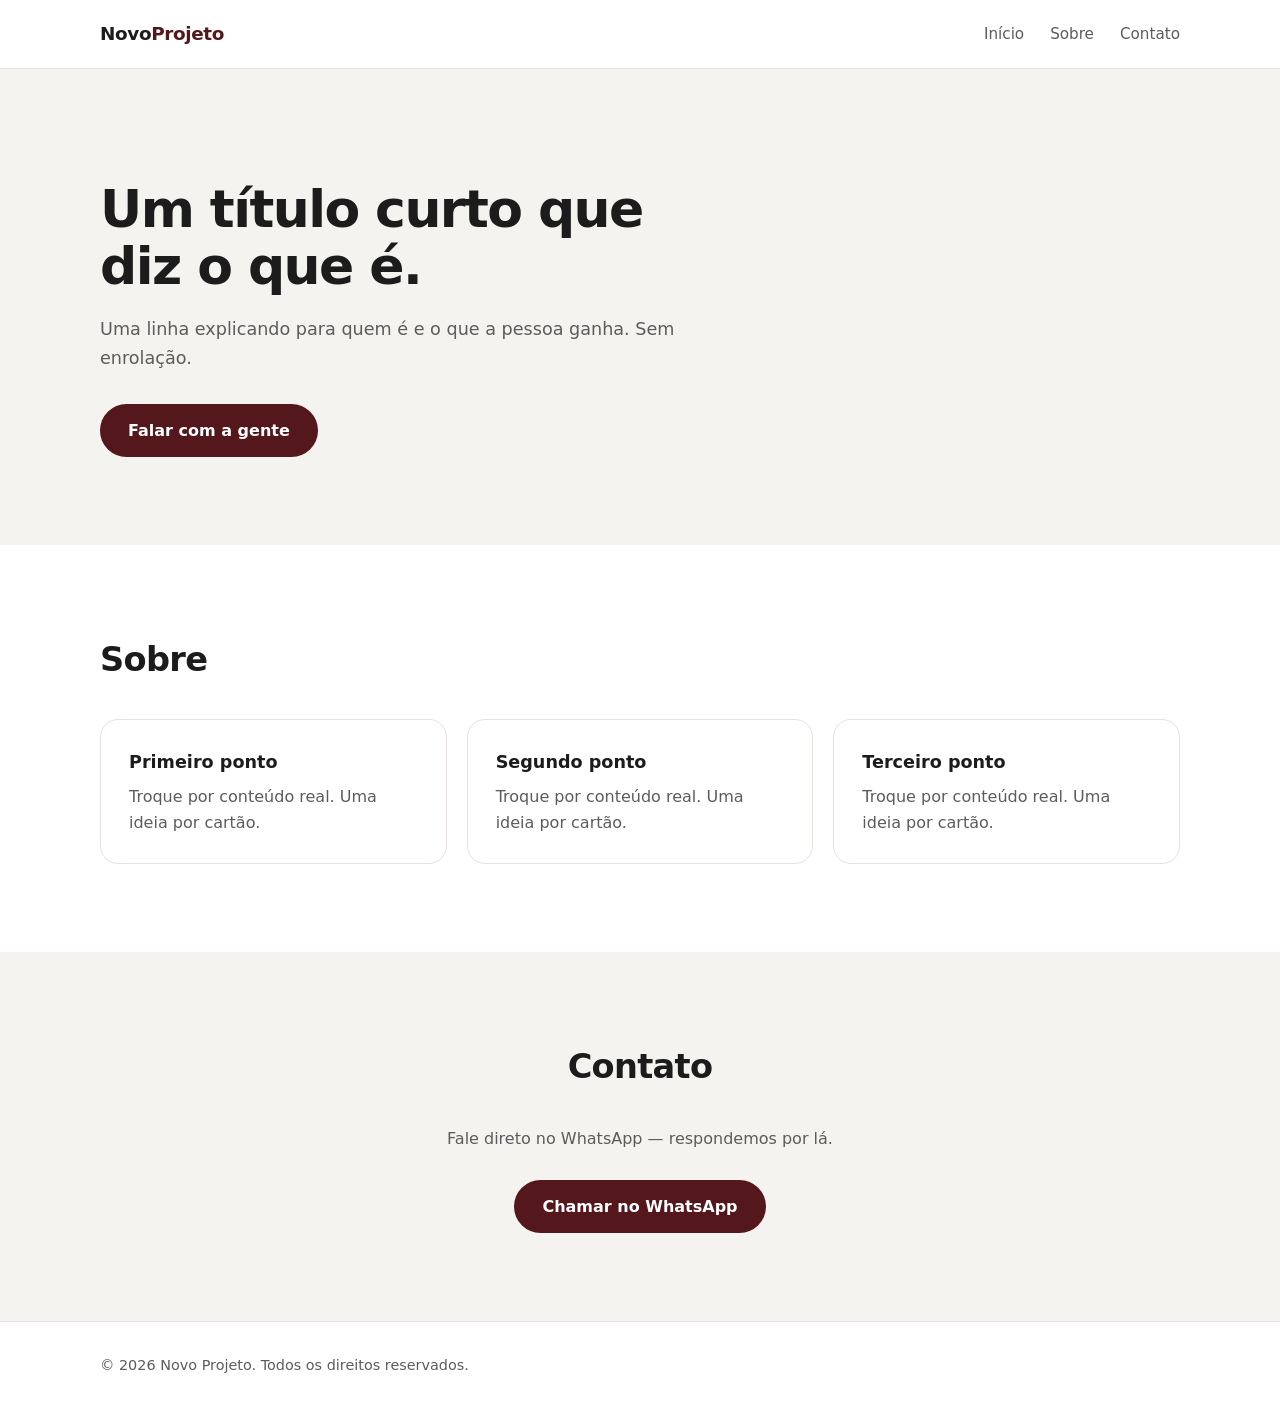
<file: index.html>
<!DOCTYPE html>
<html lang="pt-BR">
<head>
<meta charset="UTF-8">
<meta name="viewport" content="width=device-width, initial-scale=1.0">
<title>Novo Projeto</title>
<meta name="description" content="Descrição do site em uma frase — aparece no Google e no preview do WhatsApp.">
<link rel="stylesheet" href="css/style.css">
</head>
<body>

<header class="header" id="header">
  <div class="container header__inner">
    <a href="#inicio" class="logo">Novo<span>Projeto</span></a>

    <nav class="nav" id="nav">
      <a href="#inicio">Início</a>
      <a href="#sobre">Sobre</a>
      <a href="#contato">Contato</a>
    </nav>

    <button class="nav-toggle" id="navToggle" aria-label="Abrir menu" aria-expanded="false" aria-controls="nav">
      <span></span><span></span><span></span>
    </button>
  </div>
</header>

<main>
  <section class="hero" id="inicio">
    <div class="container">
      <h1 class="hero__title">Um título curto que diz o que é.</h1>
      <p class="hero__text">
        Uma linha explicando para quem é e o que a pessoa ganha. Sem enrolação.
      </p>
      <a class="btn" href="#contato">Falar com a gente</a>
    </div>
  </section>

  <section class="section" id="sobre">
    <div class="container">
      <h2 class="section__title">Sobre</h2>
      <div class="grid">
        <article class="card reveal">
          <h3>Primeiro ponto</h3>
          <p>Troque por conteúdo real. Uma ideia por cartão.</p>
        </article>
        <article class="card reveal">
          <h3>Segundo ponto</h3>
          <p>Troque por conteúdo real. Uma ideia por cartão.</p>
        </article>
        <article class="card reveal">
          <h3>Terceiro ponto</h3>
          <p>Troque por conteúdo real. Uma ideia por cartão.</p>
        </article>
      </div>
    </div>
  </section>

  <section class="section section--alt" id="contato">
    <div class="container contato">
      <h2 class="section__title">Contato</h2>
      <p>Fale direto no WhatsApp — respondemos por lá.</p>
      <a class="btn" href="https://wa.me/5542000000000" target="_blank" rel="noopener">Chamar no WhatsApp</a>
    </div>
  </section>
</main>

<footer class="footer">
  <div class="container">
    <p>&copy; <span id="ano"></span> Novo Projeto. Todos os direitos reservados.</p>
  </div>
</footer>

<script src="js/script.js"></script>
</body>
</html>
</file>
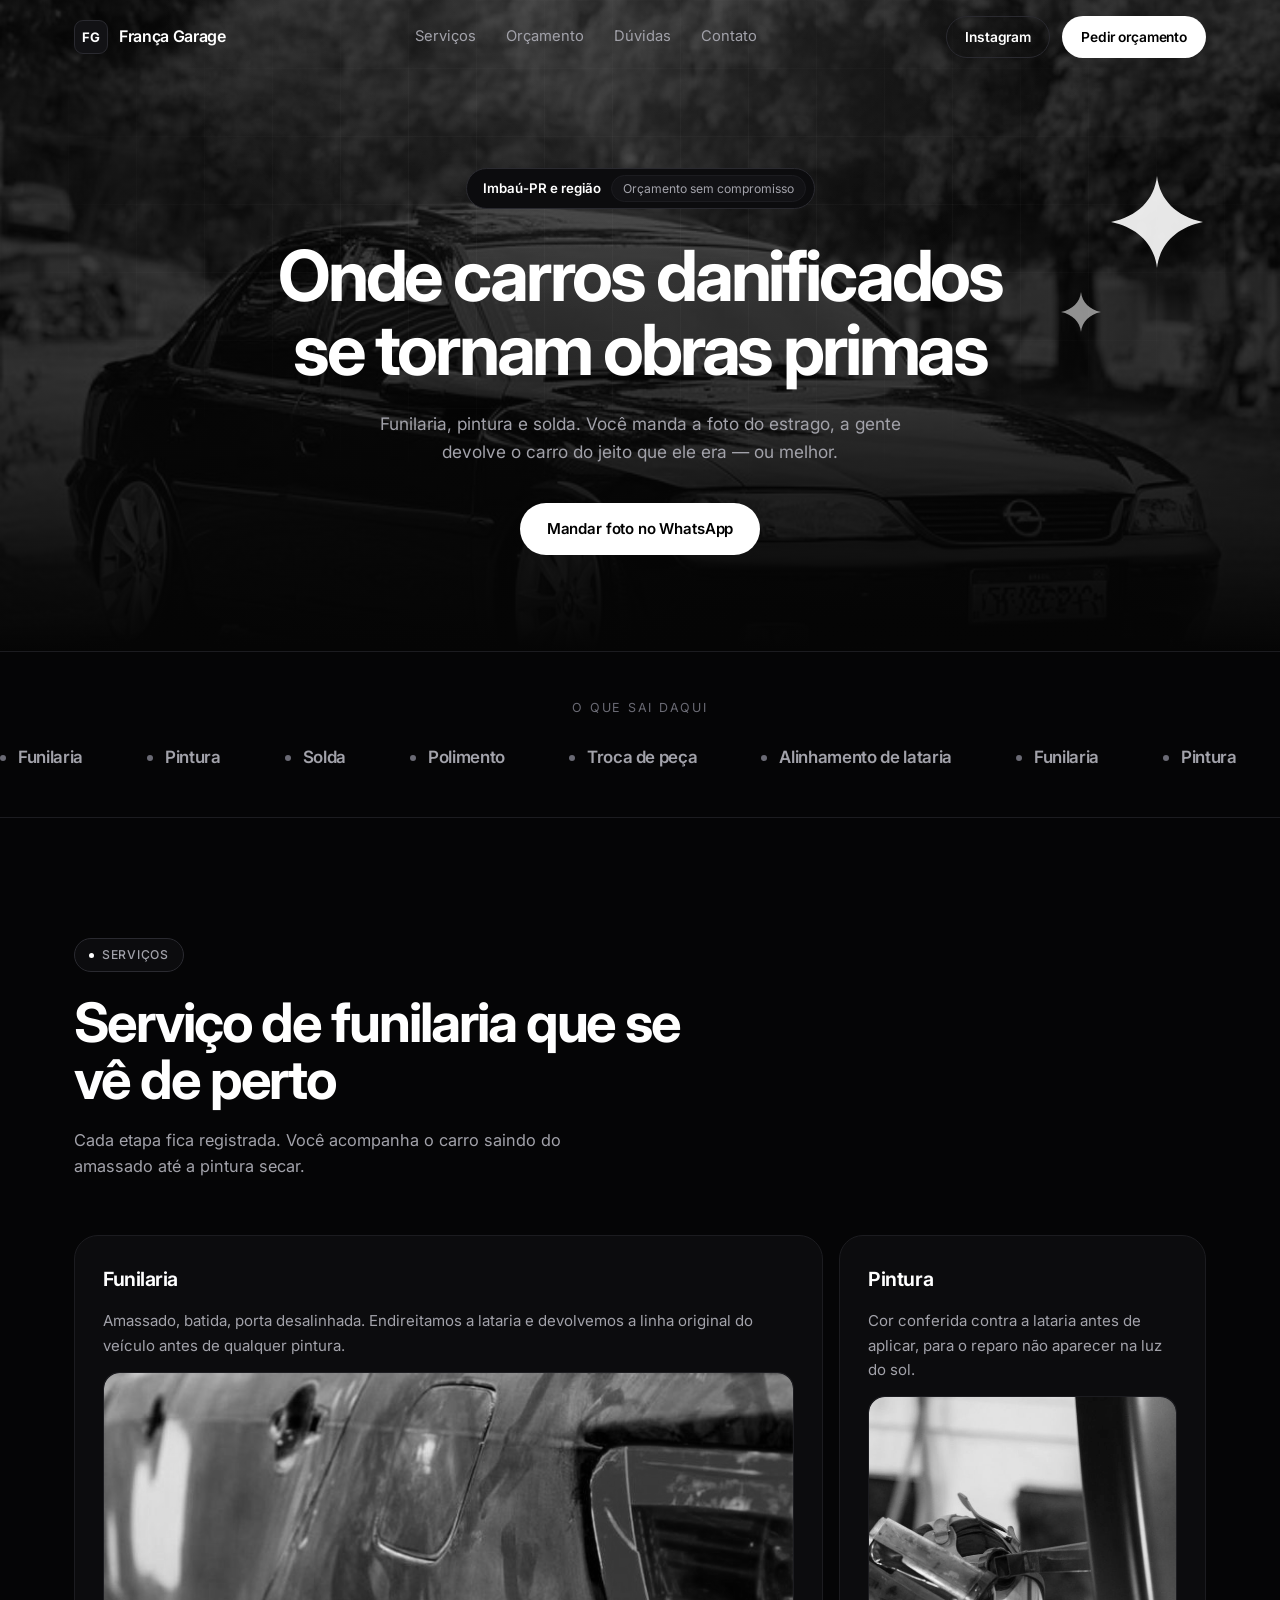
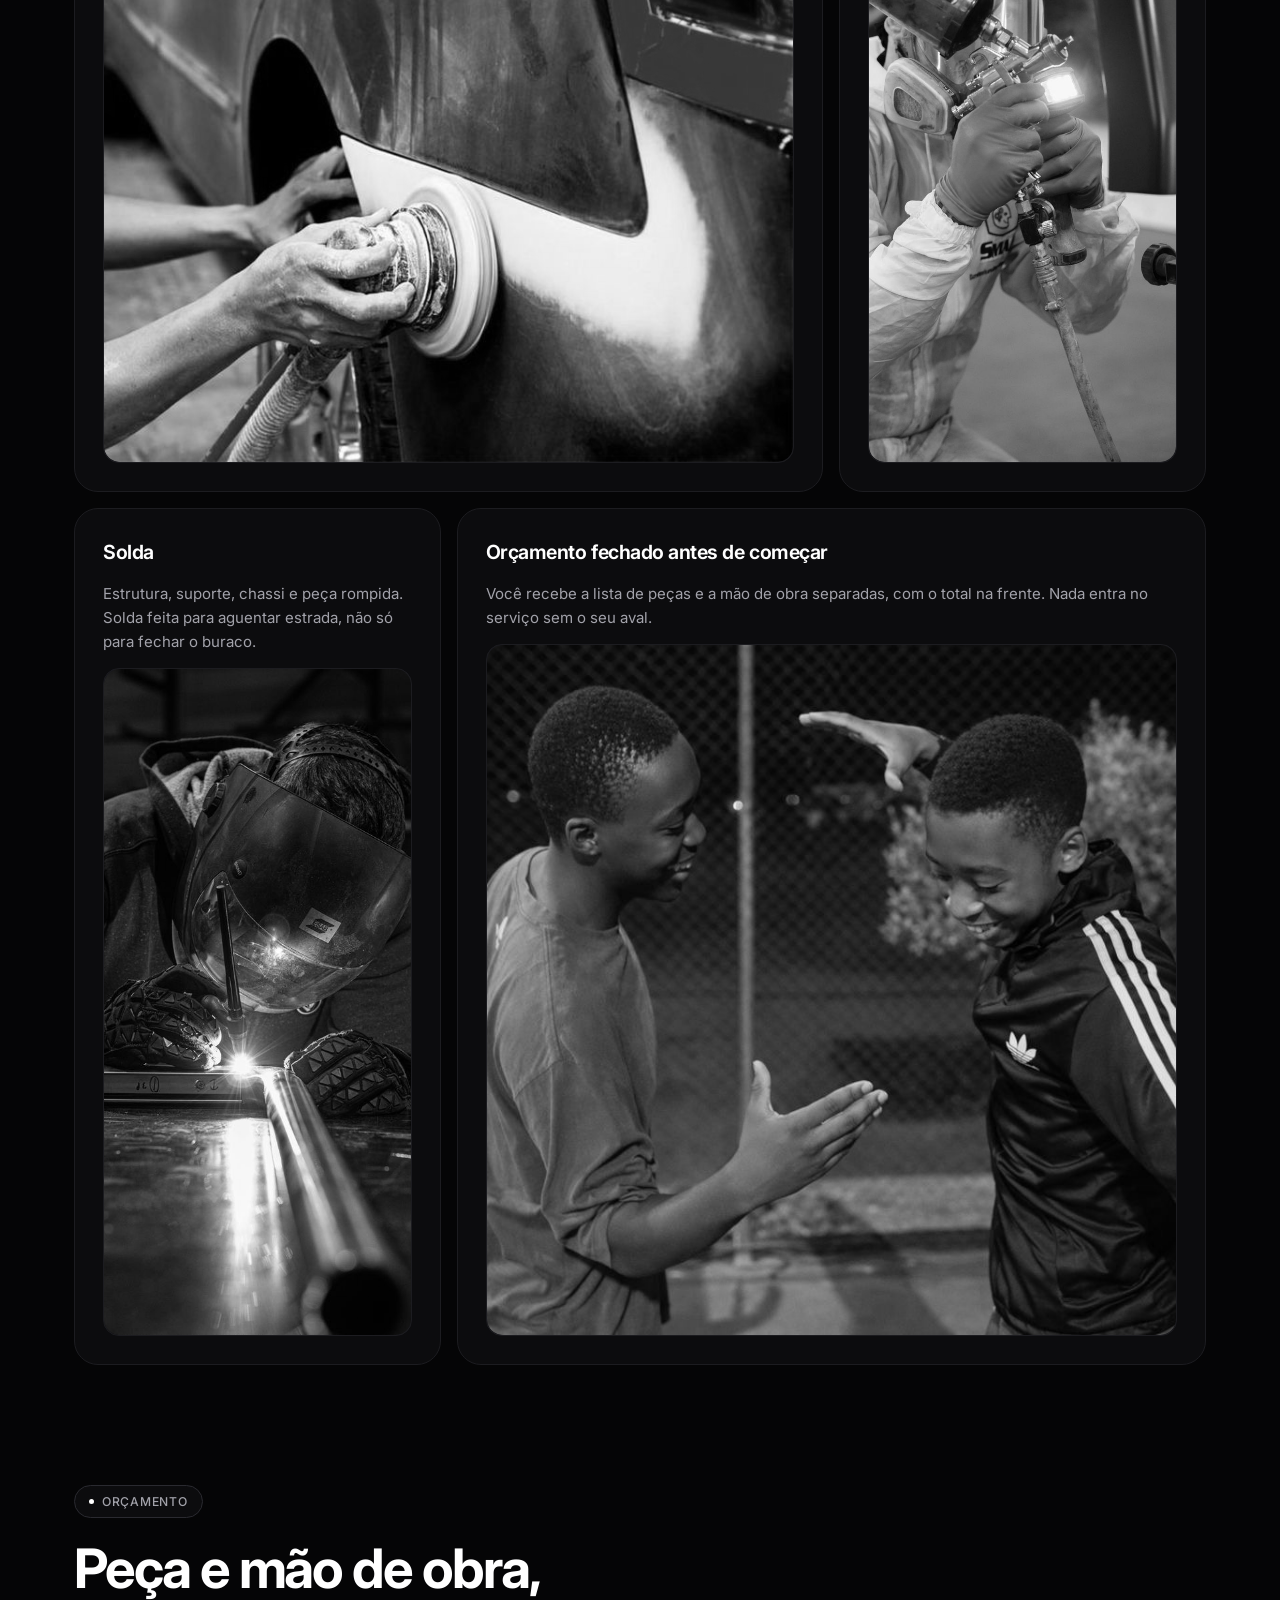
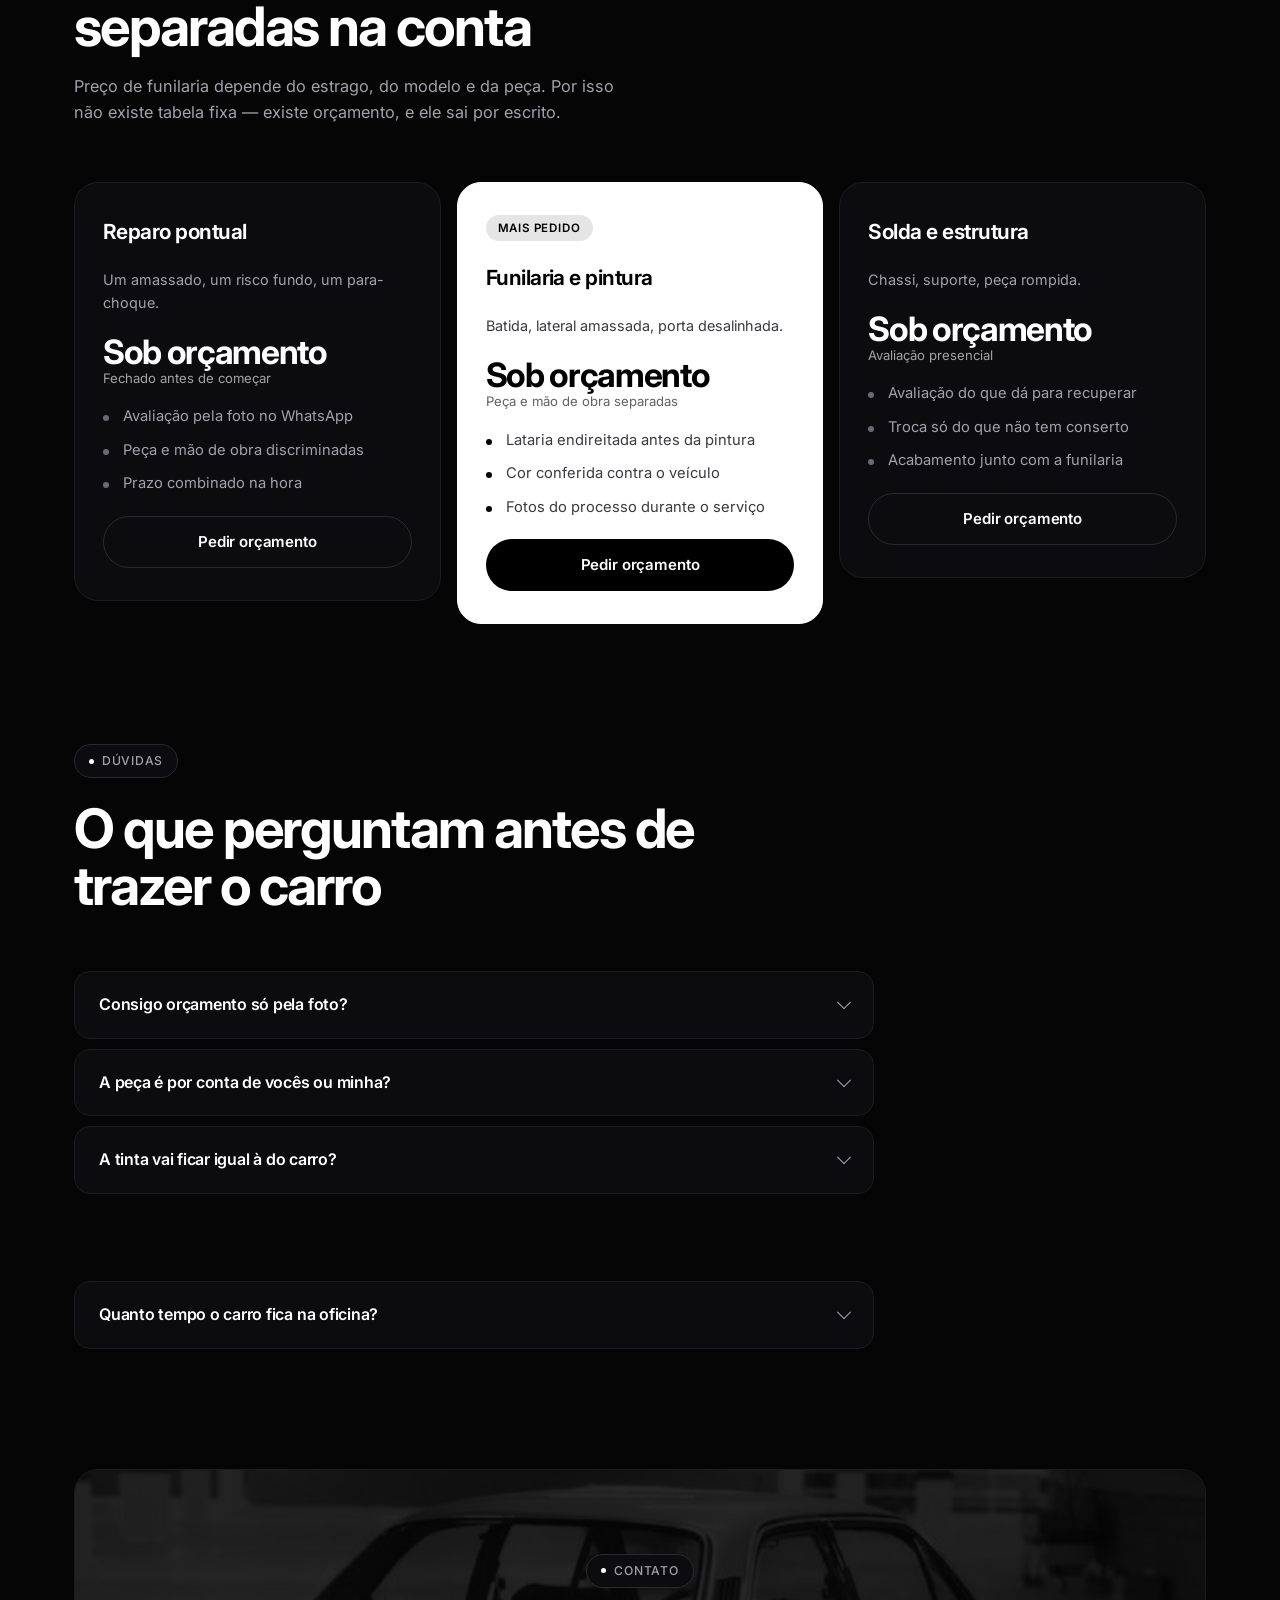
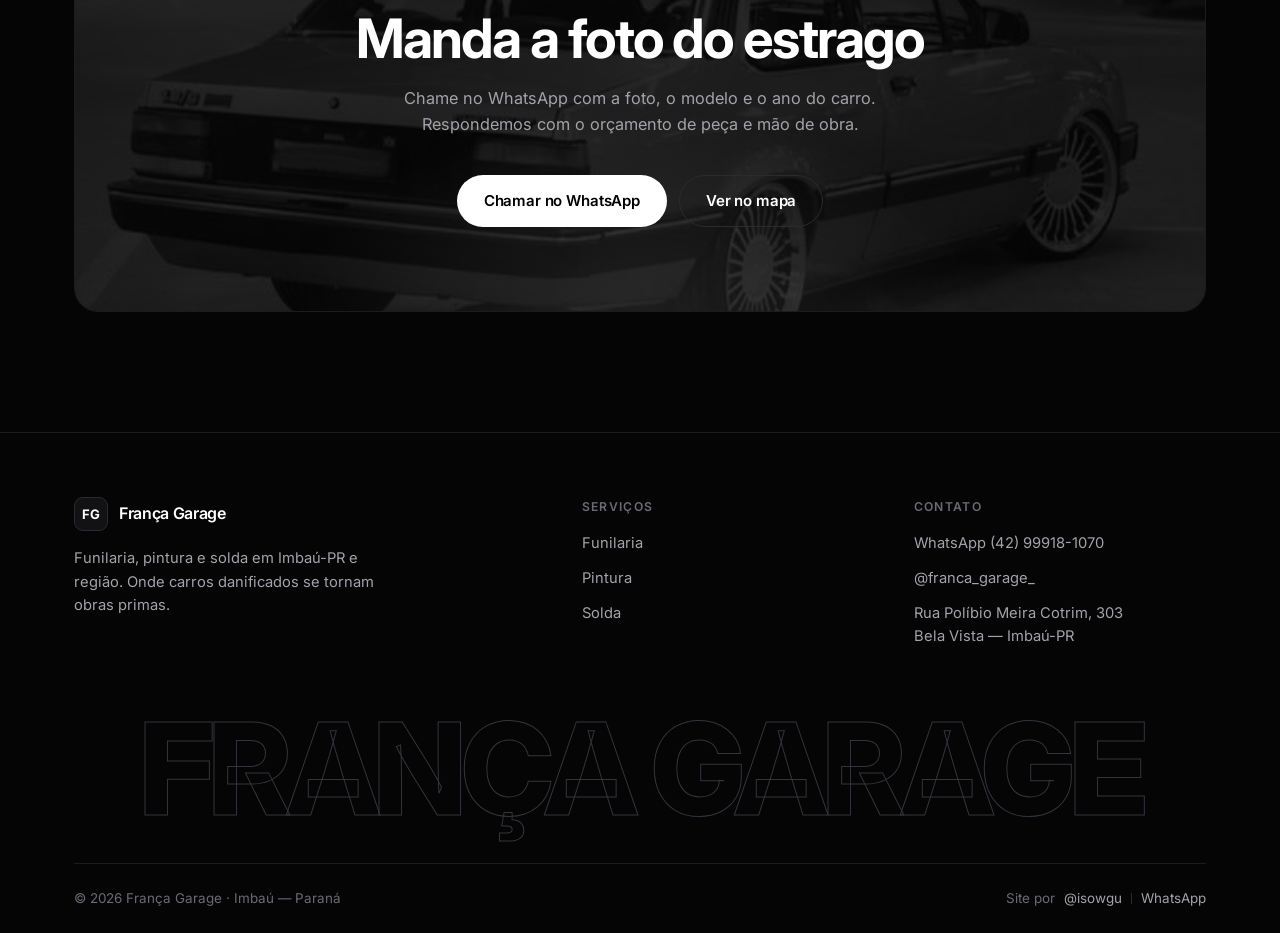
<file: franca-garage/index.html>
<!DOCTYPE html>
<html lang="pt-BR">
<head>
<meta charset="UTF-8">
<meta name="viewport" content="width=device-width, initial-scale=1.0">
<title>França Garage | Funilaria, Pintura e Solda em Imbaú-PR</title>
<meta name="description" content="Onde carros danificados se tornam obras primas. Funilaria, pintura e solda em Imbaú-PR e região. Peça seu orçamento pelo WhatsApp.">
<link rel="preconnect" href="https://fonts.googleapis.com">
<link rel="preconnect" href="https://fonts.gstatic.com" crossorigin>
<link href="https://fonts.googleapis.com/css2?family=Inter:wght@400;500;600;700;800&display=swap" rel="stylesheet">
<link rel="stylesheet" href="css/site.css">
</head>
<body>

<!-- ===================== CABEÇALHO ===================== -->
<header class="cab" id="cab">
  <div class="env cab__inner">
    <a href="#topo" class="marca">
      <span class="marca__sigla">FG</span>
      França Garage
    </a>

    <nav class="menu" id="menu" aria-label="Navegação principal">
      <a href="#servicos">Serviços</a>
      <a href="#trabalhos">Trabalhos</a>
      <a href="#orcamento">Orçamento</a>
      <a href="#duvidas">Dúvidas</a>
      <a href="#contato">Contato</a>
    </nav>

    <div class="cab__acoes">
      <a class="bt bt--vazio bt--pequeno" href="https://www.instagram.com/franca_garage_/" target="_blank" rel="noopener">Instagram</a>
      <a class="bt bt--claro bt--pequeno" href="#contato">Pedir orçamento</a>
      <button type="button" class="hamburguer" id="hamburguer" aria-label="Abrir menu" aria-expanded="false" aria-controls="menu">
        <span></span><span></span><span></span>
      </button>
    </div>
  </div>
</header>

<main id="topo">

  <!-- ===================== HERO ===================== -->
  <section class="hero">
    <div class="fundo-foto fundo-foto--hero" id="heroFundo" hidden aria-hidden="true">
      <video class="fundo-video" id="heroVideo" hidden muted loop playsinline preload="metadata"></video>
    </div>
    <div class="hero__brilho" aria-hidden="true"></div>
    <div class="hero__grade" aria-hidden="true"></div>

    <svg class="brilho-canto brilho-canto--a" viewBox="0 0 100 100" fill="currentColor" aria-hidden="true">
      <path d="M50 0c3 26 21 44 50 50-29 6-47 24-50 50-3-26-21-44-50-50 29-6 47-24 50-50z"/>
    </svg>
    <svg class="brilho-canto brilho-canto--b" viewBox="0 0 100 100" fill="currentColor" aria-hidden="true">
      <path d="M50 0c3 26 21 44 50 50-29 6-47 24-50 50-3-26-21-44-50-50 29-6 47-24 50-50z"/>
    </svg>

    <div class="env hero__conteudo">
      <p class="aviso-topo">
        <b>Imbaú-PR e região</b>
        <span>Orçamento sem compromisso</span>
      </p>

      <h1 class="hero__titulo">Onde carros danificados se tornam obras primas</h1>

      <p class="hero__texto">
        Funilaria, pintura e solda. Você manda a foto do estrago, a gente devolve
        o carro do jeito que ele era — ou melhor.
      </p>

      <div class="hero__botoes">
        <a class="bt bt--claro" href="#contato">Mandar foto no WhatsApp</a>
        <a class="bt bt--vazio" href="#trabalhos">Ver trabalhos</a>
      </div>
    </div>
  </section>

  <!-- ===================== FAIXA DE CAPACIDADES ===================== -->
  <section class="faixa" aria-label="O que fazemos">
    <p class="faixa__titulo">O que sai daqui</p>
    <div class="faixa__trilho">
      <span class="faixa__item">Funilaria</span>
      <span class="faixa__item">Pintura</span>
      <span class="faixa__item">Solda</span>
      <span class="faixa__item">Polimento</span>
      <span class="faixa__item">Troca de peça</span>
      <span class="faixa__item">Alinhamento de lataria</span>
      <span class="faixa__item" aria-hidden="true">Funilaria</span>
      <span class="faixa__item" aria-hidden="true">Pintura</span>
      <span class="faixa__item" aria-hidden="true">Solda</span>
      <span class="faixa__item" aria-hidden="true">Polimento</span>
      <span class="faixa__item" aria-hidden="true">Troca de peça</span>
      <span class="faixa__item" aria-hidden="true">Alinhamento de lataria</span>
    </div>
  </section>

  <!-- ===================== SERVIÇOS (BENTO) ===================== -->
  <section class="secao" id="servicos">
    <div class="env">
      <div class="secao__cabeca surge">
        <span class="selo">Serviços</span>
        <h2 class="titulo">Serviço de funilaria que se vê de perto</h2>
        <p class="subtitulo">
          Cada etapa fica registrada. Você acompanha o carro saindo do amassado
          até a pintura secar.
        </p>
      </div>

      <div class="bento">
        <article class="cartao cartao--largo surge">
          <h3 class="cartao__titulo">Funilaria</h3>
          <p class="cartao__texto">
            Amassado, batida, porta desalinhada. Endireitamos a lataria e devolvemos
            a linha original do veículo antes de qualquer pintura.
          </p>
          <div class="cartao__figura" data-foto="funilaria">Foto do serviço</div>
        </article>

        <article class="cartao cartao--meio surge">
          <h3 class="cartao__titulo">Pintura</h3>
          <p class="cartao__texto">
            Cor conferida contra a lataria antes de aplicar, para o reparo não
            aparecer na luz do sol.
          </p>
          <div class="cartao__figura" data-foto="pintura">Foto do serviço</div>
        </article>

        <article class="cartao cartao--meio surge">
          <h3 class="cartao__titulo">Solda</h3>
          <p class="cartao__texto">
            Estrutura, suporte, chassi e peça rompida. Solda feita para aguentar
            estrada, não só para fechar o buraco.
          </p>
          <div class="cartao__figura" data-foto="solda">Foto do serviço</div>
        </article>

        <article class="cartao cartao--largo surge">
          <h3 class="cartao__titulo">Orçamento fechado antes de começar</h3>
          <p class="cartao__texto">
            Você recebe a lista de peças e a mão de obra separadas, com o total na
            frente. Nada entra no serviço sem o seu aval.
          </p>
          <div class="cartao__figura" data-foto="orcamento">Exemplo de orçamento</div>
        </article>
      </div>
    </div>
  </section>

  <!-- ===================== NÚMEROS ===================== -->
  <section class="secao" id="secaoNumeros" style="padding-top: 0;">
    <div class="env">
      <div class="secao__cabeca surge">
        <span class="selo">Resultado</span>
        <h2 class="titulo">Trabalho que dá para conferir de perto</h2>
      </div>

      <div class="bento" id="listaNumeros"></div>
    </div>
  </section>

  <!-- ===================== PORTFÓLIO ===================== -->
  <section class="secao" id="trabalhos" style="padding-top: 0;">
    <div class="env">
      <div class="secao__cabeca surge">
        <span class="selo">Portfólio</span>
        <h2 class="titulo">Antes e depois, sem retoque de foto</h2>
        <p class="subtitulo">
          Arraste a linha no meio de cada imagem para ver como o carro chegou e
          como ele saiu.
        </p>
      </div>

      <div class="trabalhos" id="listaTrabalhos"></div>
    </div>
  </section>

  <!-- ===================== ORÇAMENTO ===================== -->
  <section class="secao" id="orcamento" style="padding-top: 0;">
    <div class="env">
      <div class="secao__cabeca surge">
        <span class="selo">Orçamento</span>
        <h2 class="titulo">Peça e mão de obra, separadas na conta</h2>
        <p class="subtitulo">
          Preço de funilaria depende do estrago, do modelo e da peça. Por isso não
          existe tabela fixa — existe orçamento, e ele sai por escrito.
        </p>
      </div>

      <div class="planos">
        <article class="plano surge">
          <h3 class="plano__nome">Reparo pontual</h3>
          <p class="plano__nota">Um amassado, um risco fundo, um para-choque.</p>
          <p class="plano__preco">Sob orçamento<small>Fechado antes de começar</small></p>
          <ul class="plano__lista">
            <li>Avaliação pela foto no WhatsApp</li>
            <li>Peça e mão de obra discriminadas</li>
            <li>Prazo combinado na hora</li>
          </ul>
          <a class="bt bt--vazio" href="#contato">Pedir orçamento</a>
        </article>

        <article class="plano plano--destaque surge">
          <span class="plano__marca">Mais pedido</span>
          <h3 class="plano__nome">Funilaria e pintura</h3>
          <p class="plano__nota">Batida, lateral amassada, porta desalinhada.</p>
          <p class="plano__preco">Sob orçamento<small>Peça e mão de obra separadas</small></p>
          <ul class="plano__lista">
            <li>Lataria endireitada antes da pintura</li>
            <li>Cor conferida contra o veículo</li>
            <li>Fotos do processo durante o serviço</li>
          </ul>
          <a class="bt bt--claro" href="#contato">Pedir orçamento</a>
        </article>

        <article class="plano surge">
          <h3 class="plano__nome">Solda e estrutura</h3>
          <p class="plano__nota">Chassi, suporte, peça rompida.</p>
          <p class="plano__preco">Sob orçamento<small>Avaliação presencial</small></p>
          <ul class="plano__lista">
            <li>Avaliação do que dá para recuperar</li>
            <li>Troca só do que não tem conserto</li>
            <li>Acabamento junto com a funilaria</li>
          </ul>
          <a class="bt bt--vazio" href="#contato">Pedir orçamento</a>
        </article>
      </div>
    </div>
  </section>

  <!-- ===================== DEPOIMENTOS ===================== -->
  <section class="secao" id="secaoDepoimentos" style="padding-top: 0;">
    <div class="env">
      <div class="secao__cabeca surge">
        <span class="selo">Clientes</span>
        <h2 class="titulo">O que dizem depois de buscar o carro</h2>
      </div>

      <div class="depoimentos" id="listaDepoimentos"></div>
    </div>
  </section>

  <!-- ===================== DÚVIDAS ===================== -->
  <section class="secao" id="duvidas" style="padding-top: 0;">
    <div class="env">
      <div class="secao__cabeca surge">
        <span class="selo">Dúvidas</span>
        <h2 class="titulo">O que perguntam antes de trazer o carro</h2>
      </div>

      <div class="faq">
        <details class="faq__item surge">
          <summary>Consigo orçamento só pela foto?</summary>
          <p class="faq__resposta">
            Dá para adiantar bastante. Mande fotos do dano de longe e de perto, com
            boa luz, mais o modelo e o ano do carro. O valor final é confirmado com
            o veículo na oficina, porque estrago escondido só aparece na desmontagem.
          </p>
        </details>

        <details class="faq__item surge">
          <summary>A peça é por conta de vocês ou minha?</summary>
          <p class="faq__resposta">
            Dos dois jeitos. O orçamento vem com peça e mão de obra separadas — se
            você preferir comprar a peça por fora, cobramos só a mão de obra.
          </p>
        </details>

        <details class="faq__item surge">
          <summary>A tinta vai ficar igual à do carro?</summary>
          <p class="faq__resposta">
            A cor é conferida contra a própria lataria antes de aplicar. Carro mais
            antigo costuma ter a tinta desbotada pelo sol, e nesse caso a gente
            combina com você até onde vale estender a pintura para não marcar.
          </p>
        </details>

        <details class="faq__item surge">
          <summary>Vocês atendem fora de Imbaú?</summary>
          <p class="faq__resposta">
            Sim, Imbaú e região. Chame no WhatsApp dizendo de onde você é que a
            gente combina a melhor forma de trazer o carro.
          </p>
        </details>

        <details class="faq__item surge">
          <summary>Quanto tempo o carro fica na oficina?</summary>
          <p class="faq__resposta">
            Depende do serviço e da chegada da peça. O prazo é combinado junto com
            o orçamento, antes de o carro entrar — e se algo mudar no meio, você é
            avisado.
          </p>
        </details>
      </div>
    </div>
  </section>

  <!-- ===================== CHAMADA FINAL ===================== -->
  <section class="secao" id="contato" style="padding-top: 0;">
    <div class="env">
      <div class="chamada surge">
        <div class="fundo-foto" id="chamadaFundo" hidden aria-hidden="true"></div>
        <div class="chamada__brilho" aria-hidden="true"></div>
        <span class="selo">Contato</span>
        <h2 class="titulo" style="margin-top: 22px;">Manda a foto do estrago</h2>
        <p class="subtitulo">
          Chame no WhatsApp com a foto, o modelo e o ano do carro. Respondemos com
          o orçamento de peça e mão de obra.
        </p>
        <div class="hero__botoes">
          <a class="bt bt--claro" id="zap" href="#" target="_blank" rel="noopener">Chamar no WhatsApp</a>
          <a class="bt bt--vazio" href="https://maps.app.goo.gl/7gZPCvxCB3j1DCh47" target="_blank" rel="noopener">Ver no mapa</a>
        </div>
      </div>
    </div>
  </section>

</main>

<!-- ===================== RODAPÉ ===================== -->
<footer class="rodape">
  <div class="env">
    <div class="rodape__grade">
      <div>
        <a href="#topo" class="marca">
          <span class="marca__sigla">FG</span>
          França Garage
        </a>
        <p class="rodape__sobre">
          Funilaria, pintura e solda em Imbaú-PR e região. Onde carros danificados
          se tornam obras primas.
        </p>
      </div>

      <div>
        <p class="rodape__titulo">Serviços</p>
        <ul class="rodape__lista">
          <li><a href="#servicos">Funilaria</a></li>
          <li><a href="#servicos">Pintura</a></li>
          <li><a href="#servicos">Solda</a></li>
          <li><a href="#trabalhos">Trabalhos</a></li>
        </ul>
      </div>

      <div>
        <p class="rodape__titulo">Contato</p>
        <ul class="rodape__lista">
          <li><a id="zapRodape" href="#" target="_blank" rel="noopener">WhatsApp (42) 99918-1070</a></li>
          <li><a href="https://www.instagram.com/franca_garage_/" target="_blank" rel="noopener">@franca_garage_</a></li>
          <li>Rua Políbio Meira Cotrim, 303<br>Bela Vista — Imbaú-PR</li>
        </ul>
      </div>
    </div>

    <p class="marca-agua" aria-hidden="true">FRANÇA GARAGE</p>

    <div class="rodape__fim">
      <span>&copy; <span id="ano"></span> França Garage · Imbaú — Paraná</span>
      <span class="credito" id="credito" hidden>
        Site por
        <a id="creditoInsta" href="#" target="_blank" rel="noopener"></a>
        <span class="credito__risco" aria-hidden="true"></span>
        <a id="creditoZap" href="#" target="_blank" rel="noopener">WhatsApp</a>
      </span>
    </div>
  </div>
</footer>

<!-- A ferramenta de orçamento da oficina nasce aqui, vazia. Ela só é
     preenchida por js/orcamento.js quando alguém entra por #oficina. -->
<div id="appOficina" hidden></div>

<script src="js/conteudo.js"></script>
<script src="js/site.js"></script>
</body>
</html>
</file>
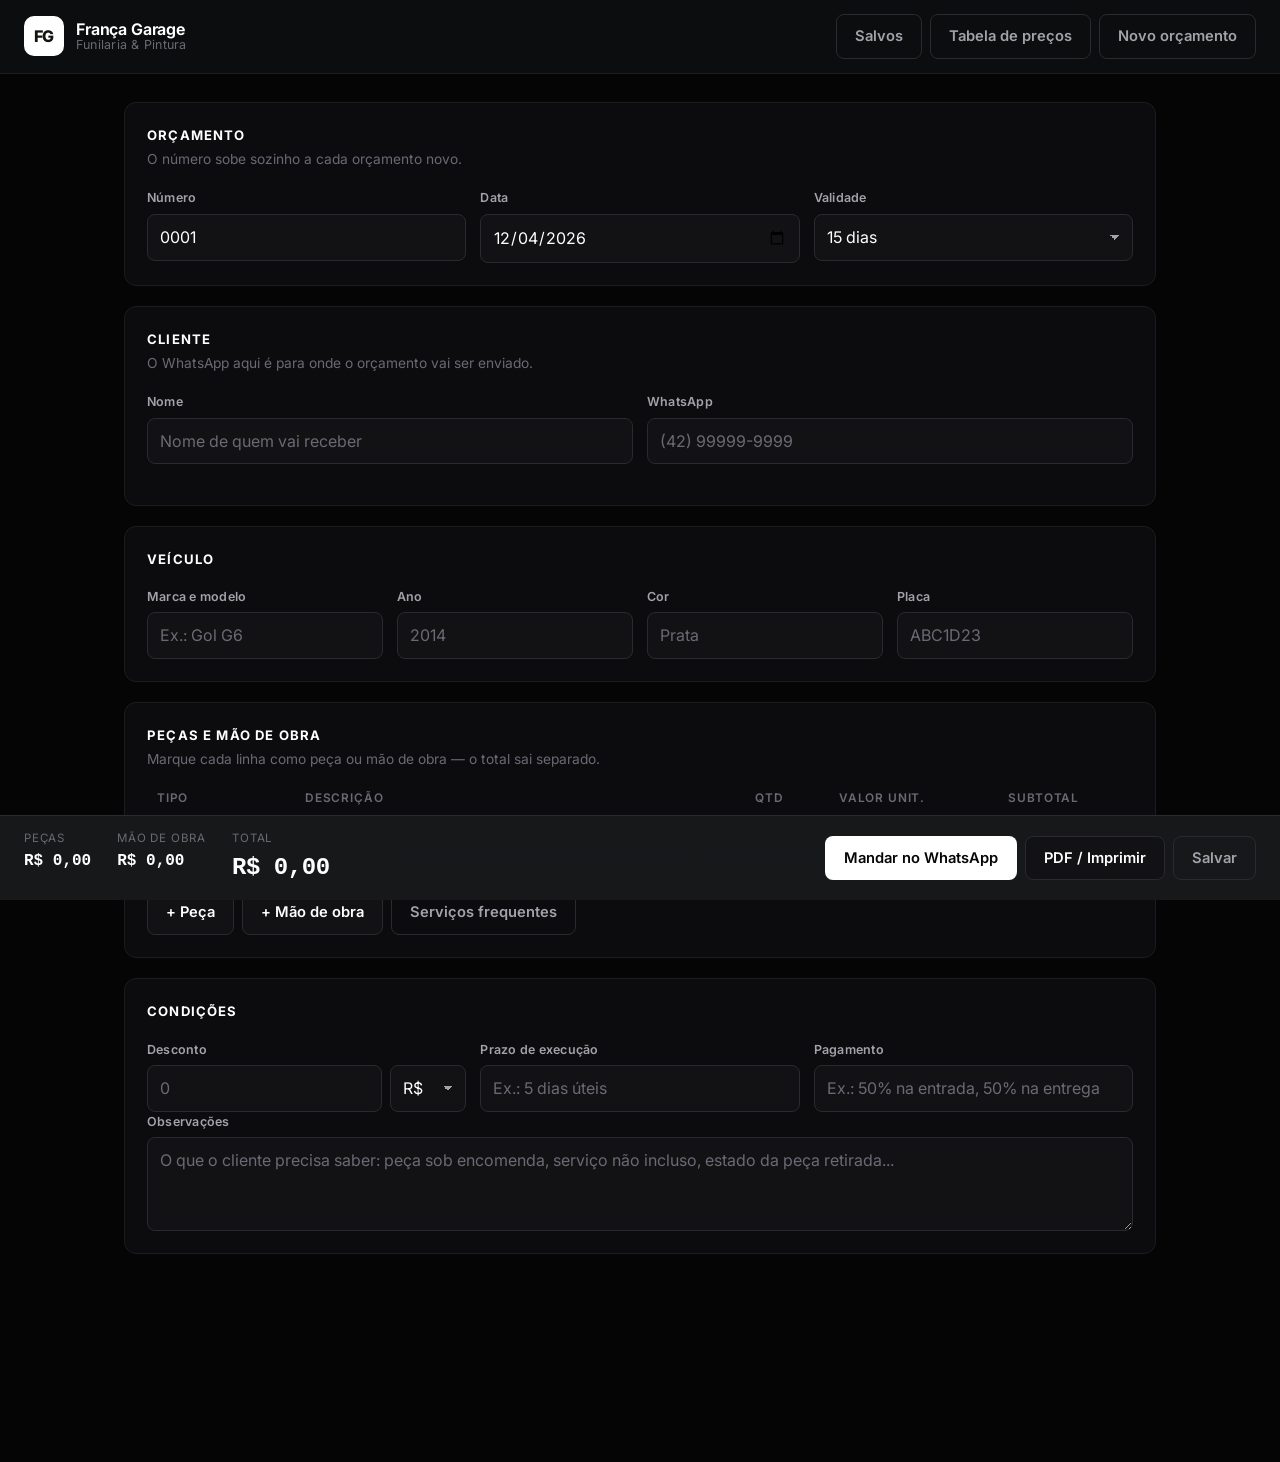
<file: franca-garage/orcamento.html>
<!DOCTYPE html>
<html lang="pt-BR">
<head>
<meta charset="UTF-8">
<title>Orçamento · França Garage</title>
<meta name="robots" content="noindex, nofollow">
<!-- A ferramenta virou parte do index.html. Este arquivo continua existindo
     só para não quebrar favorito antigo: manda para o endereço novo. -->
<meta http-equiv="refresh" content="0; url=index.html#oficina">
<link rel="canonical" href="index.html">
<script>location.replace('index.html#oficina');</script>
</head>
<body style="background:#050506;color:#fff;font-family:system-ui,sans-serif;padding:40px;text-align:center">
<p>A ferramenta mudou de endereço. <a href="index.html#oficina" style="color:#fff">Abrir agora</a>.</p>
</body>
</html>
</file>
<file: css/style.css>
/* ===== Tokens: mexa só aqui para mudar a cara do site ===== */
:root {
  --cor-fundo: #ffffff;
  --cor-fundo-alt: #f5f3f0;
  --cor-texto: #1c1c1c;
  --cor-texto-suave: #5c5c5c;
  --cor-destaque: #54171b;
  --cor-destaque-clara: #7a2a2f;
  --cor-borda: #e6e2dd;

  --fonte: system-ui, -apple-system, "Segoe UI", Roboto, Helvetica, Arial, sans-serif;

  --raio: 18px;
  --container: 1120px;
  --espaco-secao: 88px;
}

/* ===== Reset enxuto ===== */
*, *::before, *::after { box-sizing: border-box; }
body, h1, h2, h3, p, figure { margin: 0; }
img { max-width: 100%; display: block; }
a { color: inherit; }

html { scroll-behavior: smooth; }

body {
  font-family: var(--fonte);
  color: var(--cor-texto);
  background: var(--cor-fundo);
  line-height: 1.6;
  -webkit-font-smoothing: antialiased;
}

.container {
  width: 100%;
  max-width: var(--container);
  margin-inline: auto;
  padding-inline: 20px;
}

/* ===== Header ===== */
.header {
  position: sticky;
  top: 0;
  z-index: 50;
  background: rgba(255, 255, 255, 0.92);
  backdrop-filter: blur(8px);
  border-bottom: 1px solid var(--cor-borda);
}

.header__inner {
  display: flex;
  align-items: center;
  justify-content: space-between;
  min-height: 68px;
  gap: 16px;
}

.logo {
  font-weight: 700;
  font-size: 1.15rem;
  letter-spacing: -0.02em;
  text-decoration: none;
}
.logo span { color: var(--cor-destaque); }

.nav { display: flex; gap: 26px; }
.nav a {
  text-decoration: none;
  font-size: 0.95rem;
  color: var(--cor-texto-suave);
  transition: color 0.2s ease;
}
.nav a:hover { color: var(--cor-destaque); }

.nav-toggle {
  display: none;
  flex-direction: column;
  gap: 5px;
  padding: 10px;
  background: none;
  border: 0;
  cursor: pointer;
}
.nav-toggle span {
  width: 22px;
  height: 2px;
  background: var(--cor-texto);
  border-radius: 2px;
}

/* ===== Botão ===== */
.btn {
  display: inline-block;
  padding: 14px 28px;
  border-radius: 999px;
  background: var(--cor-destaque);
  color: #fff;
  font-weight: 600;
  text-decoration: none;
  transition: background 0.2s ease, transform 0.2s ease;
}
.btn:hover { background: var(--cor-destaque-clara); transform: translateY(-1px); }

/* ===== Hero ===== */
.hero {
  padding: calc(var(--espaco-secao) + 24px) 0 var(--espaco-secao);
  background: var(--cor-fundo-alt);
}
.hero__title {
  font-size: clamp(2rem, 5vw, 3.25rem);
  line-height: 1.1;
  letter-spacing: -0.03em;
  max-width: 16ch;
}
.hero__text {
  margin: 20px 0 32px;
  font-size: 1.1rem;
  color: var(--cor-texto-suave);
  max-width: 52ch;
}

/* ===== Seções ===== */
.section { padding: var(--espaco-secao) 0; }
.section--alt { background: var(--cor-fundo-alt); }

.section__title {
  font-size: clamp(1.5rem, 3vw, 2.1rem);
  letter-spacing: -0.02em;
  margin-bottom: 32px;
}

.grid {
  display: grid;
  grid-template-columns: repeat(auto-fit, minmax(260px, 1fr));
  gap: 20px;
}

.card {
  padding: 28px;
  border: 1px solid var(--cor-borda);
  border-radius: var(--raio);
  background: var(--cor-fundo);
}
.card h3 { font-size: 1.1rem; margin-bottom: 8px; }
.card p { color: var(--cor-texto-suave); }

.contato { text-align: center; }
.contato p { margin-bottom: 28px; color: var(--cor-texto-suave); }

/* ===== Rodapé ===== */
.footer {
  padding: 32px 0;
  border-top: 1px solid var(--cor-borda);
  font-size: 0.9rem;
  color: var(--cor-texto-suave);
}

/* ===== Reveal ao rolar ===== */
.reveal {
  opacity: 0;
  transform: translateY(14px);
  transition: opacity 0.5s ease, transform 0.5s ease;
}
.reveal.is-visible { opacity: 1; transform: none; }

/* ===== Mobile ===== */
@media (max-width: 760px) {
  .nav {
    position: absolute;
    inset: 68px 0 auto;
    flex-direction: column;
    gap: 0;
    background: var(--cor-fundo);
    border-bottom: 1px solid var(--cor-borda);
    display: none;
  }
  .nav.is-open { display: flex; }
  .nav a { padding: 14px 20px; }
  .nav-toggle { display: flex; }
}

@media (prefers-reduced-motion: reduce) {
  html { scroll-behavior: auto; }
  .reveal { opacity: 1; transform: none; transition: none; }
  .btn:hover { transform: none; }
}
</file>
<file: franca-garage/css/site.css>
/* =========================================================================
   França Garage — site público (landing + portfólio)
   Direção visual: monocromática, preto quase puro, sem cor de destaque.
   Toda a aparência sai dos tokens abaixo.
   ========================================================================= */

:root {
  /* Cores — escala de cinza única, sem acento colorido */
  --preto:      #000000;
  --fundo:      #050506;
  --card:       #0c0c0e;
  --card-alto:  #121215;
  --linha:      #1c1c20;
  --linha-forte:#2a2a30;

  --texto:      #ffffff;
  --texto-2:    #a2a2aa;
  --texto-3:    #6a6a74;

  /* Tipografia */
  --fonte: "Inter", system-ui, -apple-system, "Segoe UI", Roboto, Helvetica, Arial, sans-serif;

  /* Forma */
  --raio:      16px;
  --raio-g:    24px;
  --raio-fino: 10px;
  --largura:   1180px;

  /* Ritmo vertical */
  --secao: 120px;
}

/* ===================== Reset ===================== */
*, *::before, *::after { box-sizing: border-box; }
body, h1, h2, h3, h4, p, figure, blockquote { margin: 0; }
ul { margin: 0; padding: 0; list-style: none; }
img, svg { display: block; max-width: 100%; }
a { color: inherit; text-decoration: none; }
button { font: inherit; color: inherit; background: none; border: 0; cursor: pointer; }

html { scroll-behavior: smooth; }

/* Seções que se apagam sozinhas quando não há conteúdo real. */
[hidden] { display: none !important; }

body {
  font-family: var(--fonte);
  background: var(--fundo);
  color: var(--texto);
  line-height: 1.6;
  -webkit-font-smoothing: antialiased;
  overflow-x: hidden;
}

::selection { background: var(--texto); color: var(--preto); }

* { scrollbar-width: thin; scrollbar-color: var(--linha-forte) transparent; }
*::-webkit-scrollbar { width: 10px; height: 10px; }
*::-webkit-scrollbar-thumb {
  background: var(--linha-forte);
  border-radius: 99px;
  border: 3px solid var(--fundo);
}

.oculto {
  position: absolute;
  width: 1px; height: 1px;
  padding: 0; margin: -1px;
  overflow: hidden;
  clip-path: inset(50%);
  white-space: nowrap;
}

.env {
  width: 100%;
  max-width: var(--largura);
  margin-inline: auto;
  padding-inline: 24px;
}

/* ===================== Tipografia de seção ===================== */
.selo {
  display: inline-flex;
  align-items: center;
  gap: 8px;
  padding: 6px 14px;
  border: 1px solid var(--linha-forte);
  border-radius: 99px;
  background: var(--card);
  font-size: 0.76rem;
  font-weight: 500;
  letter-spacing: 0.06em;
  text-transform: uppercase;
  color: var(--texto-2);
}

.selo::before {
  content: "";
  width: 5px; height: 5px;
  border-radius: 50%;
  background: var(--texto);
}

.titulo {
  font-size: clamp(2rem, 4.6vw, 3.4rem);
  font-weight: 700;
  line-height: 1.06;
  letter-spacing: -0.038em;
  max-width: 18ch;
}

.subtitulo {
  margin-top: 18px;
  font-size: 1.02rem;
  color: var(--texto-2);
  max-width: 56ch;
}

.secao { padding-block: var(--secao); }

.secao__cabeca { margin-bottom: 56px; }
.secao__cabeca .titulo { margin-top: 22px; }

/* ===================== Botões ===================== */
.bt {
  display: inline-flex;
  align-items: center;
  justify-content: center;
  gap: 9px;
  padding: 13px 26px;
  border-radius: 99px;
  font-size: 0.94rem;
  font-weight: 600;
  letter-spacing: -0.01em;
  border: 1px solid transparent;
  transition: background 0.2s ease, border-color 0.2s ease, color 0.2s ease, transform 0.2s ease;
}
.bt:focus-visible { outline: 2px solid var(--texto); outline-offset: 3px; }

.bt--claro { background: var(--texto); color: var(--preto); }
.bt--claro:hover { background: #d8d8dd; transform: translateY(-1px); }

.bt--vazio { border-color: var(--linha-forte); color: var(--texto); }
.bt--vazio:hover { border-color: var(--texto-3); background: var(--card); }

.bt--pequeno { padding: 9px 18px; font-size: 0.86rem; }

/* ===================== Cabeçalho ===================== */
.cab {
  position: fixed;
  top: 0; left: 0; right: 0;
  z-index: 60;
  transition: background 0.3s ease, border-color 0.3s ease;
  border-bottom: 1px solid transparent;
}

.cab.rolou {
  background: rgba(5, 5, 6, 0.82);
  backdrop-filter: blur(14px);
  border-bottom-color: var(--linha);
}

.cab__inner {
  display: flex;
  align-items: center;
  justify-content: space-between;
  gap: 24px;
  min-height: 74px;
}

.marca { display: flex; align-items: center; gap: 11px; font-weight: 600; letter-spacing: -0.02em; }

.marca__sigla {
  display: grid;
  place-items: center;
  width: 34px; height: 34px;
  border: 1px solid var(--linha-forte);
  border-radius: 9px;
  background: var(--card-alto);
  font-size: 0.82rem;
  font-weight: 700;
  letter-spacing: 0;
}

.menu { display: flex; gap: 30px; }
.menu a {
  font-size: 0.92rem;
  color: var(--texto-2);
  transition: color 0.18s ease;
}
.menu a:hover { color: var(--texto); }

.cab__acoes { display: flex; align-items: center; gap: 12px; }

.hamburguer {
  display: none;
  flex-direction: column;
  gap: 5px;
  padding: 8px;
}
.hamburguer span { width: 20px; height: 1.5px; background: var(--texto); border-radius: 2px; transition: transform 0.25s ease, opacity 0.2s ease; }
.hamburguer[aria-expanded="true"] span:nth-child(1) { transform: translateY(6.5px) rotate(45deg); }
.hamburguer[aria-expanded="true"] span:nth-child(2) { opacity: 0; }
.hamburguer[aria-expanded="true"] span:nth-child(3) { transform: translateY(-6.5px) rotate(-45deg); }

/* ===================== Hero ===================== */
.hero {
  position: relative;
  padding-top: 168px;
  padding-bottom: 96px;
  text-align: center;
  overflow: hidden;
}

.hero__brilho {
  position: absolute;
  top: -340px; left: 50%;
  width: 1100px; height: 700px;
  transform: translateX(-50%);
  background: radial-gradient(ellipse at center, rgba(255,255,255,0.13), transparent 62%);
  pointer-events: none;
}

.hero__grade {
  position: absolute;
  inset: 0;
  background-image:
    linear-gradient(to right, rgba(255,255,255,0.028) 1px, transparent 1px),
    linear-gradient(to bottom, rgba(255,255,255,0.028) 1px, transparent 1px);
  background-size: 68px 68px;
  mask-image: radial-gradient(ellipse 78% 58% at 50% 34%, #000 30%, transparent 78%);
  pointer-events: none;
}

/* Foto de fundo decorativa. A escuridão vem do conteudo.js. */
.fundo-foto {
  position: absolute;
  inset: 0;
  background-size: cover;
  background-position: center;
  pointer-events: none;
  /* 1 = preto e branco, 0 = cor original. Vem do conteudo.js. */
  filter: grayscale(var(--pb, 1));
}

/* O vídeo fica embaixo do véu escuro do .fundo-foto, e por isso herda o
   preto e branco e o escurecimento sem precisar de regra própria. */
.fundo-video {
  position: absolute;
  inset: 0;
  z-index: 0;
  width: 100%;
  height: 100%;
  object-fit: cover;
}

.fundo-foto::after {
  z-index: 1;
  content: "";
  position: absolute;
  inset: 0;
  background: rgba(5, 5, 6, var(--escuridao, 0.72));
}

/* A faixa final tem texto por cima da foto inteira, então escurece mais. */
.chamada .fundo-foto::after {
  background: rgba(5, 5, 6, var(--escuridao-chamada, 0.86));
}

/* No topo, a foto some para o preto no fim da seção, para emendar na
   próxima sem linha de corte. */
.fundo-foto--hero::after {
  background: linear-gradient(
    to bottom,
    rgba(5, 5, 6, calc(var(--escuridao, 0.72) * 0.86)) 0%,
    rgba(5, 5, 6, var(--escuridao, 0.72)) 58%,
    var(--fundo) 100%
  );
}

.hero__conteudo { position: relative; }

.aviso-topo {
  display: inline-flex;
  align-items: center;
  gap: 10px;
  padding: 6px 8px 6px 16px;
  border: 1px solid var(--linha-forte);
  border-radius: 99px;
  background: var(--card);
  font-size: 0.83rem;
  color: var(--texto-2);
}
.aviso-topo b { color: var(--texto); font-weight: 600; }
.aviso-topo span {
  padding: 3px 11px;
  border-radius: 99px;
  background: var(--card-alto);
  border: 1px solid var(--linha);
  font-size: 0.76rem;
  color: var(--texto-2);
}

.hero__titulo {
  margin: 30px auto 0;
  font-size: clamp(2.35rem, 6.2vw, 4.4rem);
  font-weight: 700;
  line-height: 1.04;
  letter-spacing: -0.045em;
  max-width: 17ch;
}

.hero__texto {
  margin: 24px auto 0;
  font-size: 1.08rem;
  color: var(--texto-2);
  max-width: 48ch;
}

.hero__botoes {
  display: flex;
  gap: 12px;
  justify-content: center;
  flex-wrap: wrap;
  margin-top: 38px;
}

.brilho-canto {
  position: absolute;
  color: var(--texto);
  opacity: 0.9;
  pointer-events: none;
}
.brilho-canto--a { top: 176px; right: 6%; width: 92px; }
.brilho-canto--b { top: 292px; right: 14%; width: 40px; opacity: 0.55; }

/* ===================== Faixa de capacidades ===================== */
.faixa {
  padding-block: 46px;
  border-block: 1px solid var(--linha);
  overflow: hidden;
}

.faixa__titulo {
  text-align: center;
  font-size: 0.78rem;
  letter-spacing: 0.14em;
  text-transform: uppercase;
  color: var(--texto-3);
  margin-bottom: 26px;
}

.faixa__trilho {
  display: flex;
  gap: 64px;
  width: max-content;
  animation: desliza 34s linear infinite;
}

.faixa:hover .faixa__trilho { animation-play-state: paused; }

.faixa__item {
  display: flex;
  align-items: center;
  gap: 12px;
  font-size: 1.06rem;
  font-weight: 600;
  letter-spacing: -0.02em;
  color: var(--texto-2);
  white-space: nowrap;
}
.faixa__item::before {
  content: "";
  width: 6px; height: 6px;
  border-radius: 50%;
  background: var(--texto-3);
}

@keyframes desliza {
  from { transform: translateX(0); }
  to   { transform: translateX(-50%); }
}

/* ===================== Grade de cards (bento) ===================== */
.bento {
  display: grid;
  grid-template-columns: repeat(6, 1fr);
  gap: 16px;
}

.cartao {
  position: relative;
  display: flex;
  flex-direction: column;
  gap: 14px;
  padding: 28px;
  background: var(--card);
  border: 1px solid var(--linha);
  border-radius: var(--raio-g);
  overflow: hidden;
  transition: border-color 0.25s ease, background 0.25s ease;
}
.cartao:hover { border-color: var(--linha-forte); background: var(--card-alto); }

.cartao--largo { grid-column: span 4; }
.cartao--meio  { grid-column: span 2; }
.cartao--metade{ grid-column: span 3; }

.cartao__titulo {
  font-size: 1.22rem;
  font-weight: 650;
  letter-spacing: -0.024em;
}

.cartao__texto { font-size: 0.94rem; color: var(--texto-2); }

.cartao__figura {
  flex: 1;
  min-height: 168px;
  overflow: hidden;
  border: 1px solid var(--linha);
  border-radius: var(--raio);
  background:
    repeating-linear-gradient(135deg, rgba(255,255,255,0.022) 0 12px, transparent 12px 24px),
    var(--card-alto);
  display: grid;
  place-items: center;
  color: var(--texto-3);
  font-size: 0.8rem;
  letter-spacing: 0.05em;
  text-transform: uppercase;
}

.cartao__numero {
  font-size: clamp(2.6rem, 6vw, 4.2rem);
  font-weight: 700;
  line-height: 1;
  letter-spacing: -0.05em;
}

.cartao__numero span {
  -webkit-text-stroke: 1px var(--linha-forte);
  color: transparent;
}

/* ===================== Portfólio ===================== */
.trabalhos {
  display: grid;
  grid-template-columns: repeat(auto-fit, minmax(300px, 1fr));
  gap: 16px;
}

.trabalho {
  border: 1px solid var(--linha);
  border-radius: var(--raio-g);
  background: var(--card);
  overflow: hidden;
  transition: border-color 0.25s ease;
}
.trabalho:hover { border-color: var(--linha-forte); }

.antes-depois {
  position: relative;
  aspect-ratio: 4 / 3;
  background: var(--card-alto);
  overflow: hidden;
  touch-action: none;
}

.antes-depois__lado {
  position: absolute;
  inset: 0;
  display: grid;
  place-items: center;
  background:
    repeating-linear-gradient(135deg, rgba(255,255,255,0.02) 0 14px, transparent 14px 28px),
    var(--card-alto);
  color: var(--texto-3);
  font-size: 0.78rem;
  letter-spacing: 0.08em;
  text-transform: uppercase;
}

.antes-depois__lado img { width: 100%; height: 100%; object-fit: cover; }

.antes-depois__depois { clip-path: inset(0 0 0 50%); }

.antes-depois__alca {
  position: absolute;
  top: 0; bottom: 0;
  left: 50%;
  width: 2px;
  background: var(--texto);
  transform: translateX(-1px);
  pointer-events: none;
}
.antes-depois__alca::after {
  content: "";
  position: absolute;
  top: 50%; left: 50%;
  width: 38px; height: 38px;
  transform: translate(-50%, -50%);
  border: 2px solid var(--texto);
  border-radius: 50%;
  background: rgba(0,0,0,0.5);
  backdrop-filter: blur(2px);
}

.antes-depois__etiqueta {
  position: absolute;
  bottom: 12px;
  padding: 4px 11px;
  border-radius: 99px;
  background: rgba(0,0,0,0.62);
  border: 1px solid var(--linha-forte);
  font-size: 0.7rem;
  letter-spacing: 0.09em;
  text-transform: uppercase;
  color: var(--texto-2);
  pointer-events: none;
}
.antes-depois__etiqueta--a { left: 12px; }
.antes-depois__etiqueta--d { right: 12px; }

.trabalho__pe {
  display: flex;
  align-items: center;
  justify-content: space-between;
  gap: 14px;
  padding: 18px 22px;
  border-top: 1px solid var(--linha);
}
.trabalho__nome { font-weight: 600; letter-spacing: -0.02em; }
.trabalho__tipo { font-size: 0.82rem; color: var(--texto-3); }

/* ===================== Serviços / orçamento ===================== */
.planos {
  display: grid;
  grid-template-columns: repeat(auto-fit, minmax(280px, 1fr));
  gap: 16px;
  align-items: start;
}

.plano {
  display: flex;
  flex-direction: column;
  gap: 20px;
  padding: 32px 28px;
  background: var(--card);
  border: 1px solid var(--linha);
  border-radius: var(--raio-g);
}

.plano--destaque {
  background: var(--texto);
  color: var(--preto);
  border-color: var(--texto);
}
.plano--destaque .plano__nota,
.plano--destaque .plano__lista li { color: #3a3a3f; }
.plano--destaque .plano__lista li::before { background: var(--preto); }

.plano__marca {
  align-self: flex-start;
  padding: 4px 12px;
  border-radius: 99px;
  background: rgba(0,0,0,0.1);
  font-size: 0.72rem;
  font-weight: 600;
  letter-spacing: 0.07em;
  text-transform: uppercase;
}

.plano__nome { font-size: 1.3rem; font-weight: 650; letter-spacing: -0.025em; }
.plano__nota { font-size: 0.9rem; color: var(--texto-2); }

.plano__preco {
  font-size: 2.1rem;
  font-weight: 700;
  letter-spacing: -0.04em;
  line-height: 1.1;
}
.plano__preco small { display: block; font-size: 0.82rem; font-weight: 400; letter-spacing: 0; color: inherit; opacity: 0.62; }

.plano__lista { display: flex; flex-direction: column; gap: 10px; font-size: 0.92rem; color: var(--texto-2); }
.plano__lista li { position: relative; padding-left: 20px; }
.plano__lista li::before {
  content: "";
  position: absolute;
  left: 0; top: 10px;
  width: 6px; height: 6px;
  border-radius: 50%;
  background: var(--texto-3);
}

.plano .bt { margin-top: auto; width: 100%; }

.plano--destaque .bt--claro { background: var(--preto); color: var(--texto); }
.plano--destaque .bt--claro:hover { background: #1a1a1e; }

/* ===================== Depoimentos ===================== */
.depoimentos {
  display: grid;
  grid-template-columns: repeat(auto-fit, minmax(290px, 1fr));
  gap: 16px;
}

.depoimento {
  display: flex;
  flex-direction: column;
  gap: 18px;
  padding: 28px;
  background: var(--card);
  border: 1px solid var(--linha);
  border-radius: var(--raio-g);
}

.depoimento p { font-size: 1rem; color: var(--texto-2); }

.depoimento__pessoa { display: flex; align-items: center; gap: 12px; margin-top: auto; }

.depoimento__avatar {
  width: 38px; height: 38px;
  display: grid; place-items: center;
  border-radius: 50%;
  background: var(--card-alto);
  border: 1px solid var(--linha-forte);
  font-size: 0.82rem;
  font-weight: 600;
  color: var(--texto-2);
}

.depoimento__nome { font-size: 0.92rem; font-weight: 600; }
.depoimento__de { font-size: 0.8rem; color: var(--texto-3); }

/* ===================== FAQ ===================== */
.faq { display: flex; flex-direction: column; gap: 10px; max-width: 800px; }

.faq__item {
  background: var(--card);
  border: 1px solid var(--linha);
  border-radius: var(--raio);
  overflow: hidden;
  transition: border-color 0.2s ease;
}
.faq__item[open] { border-color: var(--linha-forte); }

.faq__item summary {
  display: flex;
  align-items: center;
  justify-content: space-between;
  gap: 18px;
  padding: 20px 24px;
  font-size: 1rem;
  font-weight: 600;
  letter-spacing: -0.015em;
  cursor: pointer;
  list-style: none;
}
.faq__item summary::-webkit-details-marker { display: none; }

.faq__item summary::after {
  content: "";
  flex: none;
  width: 10px; height: 10px;
  border-right: 1.5px solid var(--texto-2);
  border-bottom: 1.5px solid var(--texto-2);
  transform: rotate(45deg) translate(-2px, -2px);
  transition: transform 0.25s ease;
}
.faq__item[open] summary::after { transform: rotate(-135deg) translate(-3px, -3px); }

.faq__resposta {
  padding: 0 24px 22px;
  font-size: 0.95rem;
  color: var(--texto-2);
  max-width: 68ch;
}

/* ===================== Chamada final ===================== */
.chamada {
  position: relative;
  padding: 84px 32px;
  text-align: center;
  background: var(--card);
  border: 1px solid var(--linha);
  border-radius: var(--raio-g);
  overflow: hidden;
}

.chamada__brilho {
  position: absolute;
  bottom: -240px; left: 50%;
  width: 760px; height: 460px;
  transform: translateX(-50%);
  background: radial-gradient(ellipse at center, rgba(255,255,255,0.1), transparent 66%);
  pointer-events: none;
}

.chamada > * { position: relative; }

/* O fundo e o brilho precisam continuar absolutos. A regra acima tem a mesma
   especificidade e vinha depois, então achatava os dois para altura zero. */
.chamada > .fundo-foto,
.chamada > .chamada__brilho { position: absolute; }
.chamada .titulo { margin-inline: auto; max-width: 20ch; }
.chamada .subtitulo { margin-inline: auto; }

/* ===================== Rodapé ===================== */
.rodape { border-top: 1px solid var(--linha); padding-top: 64px; }

.rodape__grade {
  display: grid;
  grid-template-columns: 1.6fr 1fr 1fr;
  gap: 40px;
  padding-bottom: 56px;
}

.rodape__sobre { max-width: 34ch; font-size: 0.92rem; color: var(--texto-2); margin-top: 16px; }

.rodape__titulo {
  font-size: 0.76rem;
  font-weight: 600;
  letter-spacing: 0.11em;
  text-transform: uppercase;
  color: var(--texto-3);
  margin-bottom: 16px;
}

.rodape__lista { display: flex; flex-direction: column; gap: 11px; font-size: 0.92rem; color: var(--texto-2); }
.rodape__lista a:hover { color: var(--texto); }

/* O letreiro precisa caber em UMA linha. A medida sai da largura do
   próprio rodapé (cqw), não da janela, senão estoura no monitor largo. */
.rodape .env { container-type: inline-size; }

.marca-agua {
  display: block;
  width: 100%;
  padding-bottom: 30px;
  font-size: 11vw;              /* reserva para navegador sem container query */
  font-size: 11.3cqw;
  font-weight: 800;
  line-height: 1;
  letter-spacing: -0.05em;
  white-space: nowrap;
  text-align: center;
  color: transparent;
  -webkit-text-stroke: 1px #34343d;
  user-select: none;
}

.rodape__fim {
  display: flex;
  align-items: center;
  justify-content: space-between;
  gap: 16px;
  flex-wrap: wrap;
  padding-block: 24px;
  border-top: 1px solid var(--linha);
  font-size: 0.84rem;
  color: var(--texto-3);
}


/* Foto ou vídeo dentro do card. O zoom no hover é curto e lento: o card
   reage ao mouse sem virar carrossel. */
.cartao__midia {
  display: block;
  width: 100%;
  height: 100%;
  object-fit: cover;
  border-radius: inherit;
  /* Sem cor, para acompanhar o resto do site. A mesma chave dos fundos
     (preto_e_branco no conteudo.js) manda aqui. */
  filter: grayscale(var(--pb, 1));
  transition: transform 0.7s cubic-bezier(0.22, 1, 0.36, 1),
              filter 0.5s ease;
}

/* O card do orçamento é largo e baixo: o corte centralizado pegava só os
   rostos e deixava as mãos de fora — e são as mãos que contam o trato.
   Puxa o enquadramento para baixo. */
[data-foto="orcamento"] .cartao__midia { object-position: center 68%; }

/* Passar o mouse devolve a cor da foto. O card ganha uma recompensa em vez
   de só um zoom. */
.cartao:hover .cartao__midia {
  transform: scale(1.045);
  filter: grayscale(0);
}

/* ===================== Cursor de bolinha =====================
   Só existe em quem tem mouse. Em tela de toque nada disso é criado, e o
   cursor do sistema nunca é escondido. */
html.com-bolinha, html.com-bolinha * { cursor: none; }

.bolinha, .bolinha__anel {
  position: fixed;
  top: 0; left: 0;
  z-index: 90;
  border-radius: 50%;
  pointer-events: none;
  /* difference mantém a bolinha visível tanto no preto quanto no card
     branco dos preços, sem precisar trocar de cor na mão. */
  mix-blend-mode: difference;
  will-change: transform;
}

.bolinha {
  width: 7px; height: 7px;
  margin: -3.5px 0 0 -3.5px;
  background: #fff;
}

.bolinha__anel {
  width: 32px; height: 32px;
  margin: -16px 0 0 -16px;
  border: 1px solid rgba(255, 255, 255, 0.55);
  transition: width 0.28s cubic-bezier(0.22, 1, 0.36, 1),
              height 0.28s cubic-bezier(0.22, 1, 0.36, 1),
              margin 0.28s cubic-bezier(0.22, 1, 0.36, 1),
              border-color 0.28s ease,
              opacity 0.28s ease;
}

/* Sobre algo clicável o anel abre; sobre o comparador ele vira alça. */
.bolinha__anel.pegando {
  width: 58px; height: 58px;
  margin: -29px 0 0 -29px;
  border-color: #fff;
}

.bolinha__anel.arrastando {
  width: 74px; height: 74px;
  margin: -37px 0 0 -37px;
  border-width: 2px;
}

.bolinha.sumiu, .bolinha__anel.sumiu { opacity: 0; }

/* ===================== Entrada do topo =====================
   A primeira dobra não espera rolagem: sobe sozinha ao abrir, em escada. */
@keyframes sobeEntrando {
  from { opacity: 0; transform: translateY(22px); }
  to   { opacity: 1; transform: none; }
}

.hero__conteudo > * {
  animation: sobeEntrando 0.75s cubic-bezier(0.22, 1, 0.36, 1) backwards;
}
.hero__conteudo > .aviso-topo   { animation-delay: 0.05s; }
.hero__conteudo > .hero__titulo { animation-delay: 0.14s; }
.hero__conteudo > .hero__texto  { animation-delay: 0.24s; }
.hero__conteudo > .hero__botoes { animation-delay: 0.34s; }

/* Sublinhado que corre no menu. */
.menu a { position: relative; }
.menu a::after {
  content: "";
  position: absolute;
  left: 0; bottom: -4px;
  width: 100%; height: 1px;
  background: currentColor;
  transform: scaleX(0);
  transform-origin: right;
  transition: transform 0.32s cubic-bezier(0.22, 1, 0.36, 1);
}
.menu a:hover::after { transform: scaleX(1); transform-origin: left; }

/* O botão afunda ao ser apertado — devolve o toque. */
.bt:active { transform: translateY(1px) scale(0.985); }

/* Crédito de criação: discreto, mas clicável. */
.credito { display: inline-flex; align-items: center; gap: 9px; }

.credito a {
  color: var(--texto-2);
  transition: color 0.2s ease;
}
.credito a:hover { color: var(--texto); }

.credito__risco {
  width: 1px;
  height: 11px;
  background: var(--linha-forte);
}

/* ===================== Entrada ao rolar ===================== */
.surge {
  opacity: 0;
  transform: translateY(18px);
  transition: opacity 0.6s cubic-bezier(0.22, 1, 0.36, 1), transform 0.6s cubic-bezier(0.22, 1, 0.36, 1);
}
.surge.visivel { opacity: 1; transform: none; }

/* ===================== Telas médias e pequenas ===================== */
@media (max-width: 980px) {
  .bento { grid-template-columns: repeat(2, 1fr); }
  .cartao--largo, .cartao--meio, .cartao--metade { grid-column: span 1; }
  .rodape__grade { grid-template-columns: 1fr 1fr; }
  .rodape__sobre { max-width: none; }
  .brilho-canto { display: none; }
}

@media (max-width: 760px) {
  :root { --secao: 84px; }

  .menu {
    position: fixed;
    inset: 74px 0 auto;
    flex-direction: column;
    gap: 0;
    padding: 8px 24px 22px;
    background: rgba(5, 5, 6, 0.97);
    backdrop-filter: blur(14px);
    border-bottom: 1px solid var(--linha);
    display: none;
  }
  .menu.aberto { display: flex; }
  .menu a { padding: 14px 0; border-bottom: 1px solid var(--linha); }

  .hamburguer { display: flex; }
  .cab__acoes .bt--vazio { display: none; }

  .hero { padding-top: 132px; padding-bottom: 68px; }
  .bento { grid-template-columns: 1fr; }
  .rodape__grade { grid-template-columns: 1fr; gap: 32px; }
  .secao__cabeca { margin-bottom: 40px; }
}

@media (prefers-reduced-motion: reduce) {
  html { scroll-behavior: auto; }
  .surge { opacity: 1; transform: none; transition: none; }
  .faixa__trilho { animation: none; }
  .bt:hover, .bt:active { transform: none; }
  .hero__conteudo > * { animation: none; }
  .cartao:hover .cartao__midia { transform: none; filter: grayscale(var(--pb, 1)); }
  .menu a::after { transition: none; }
}
</file>
